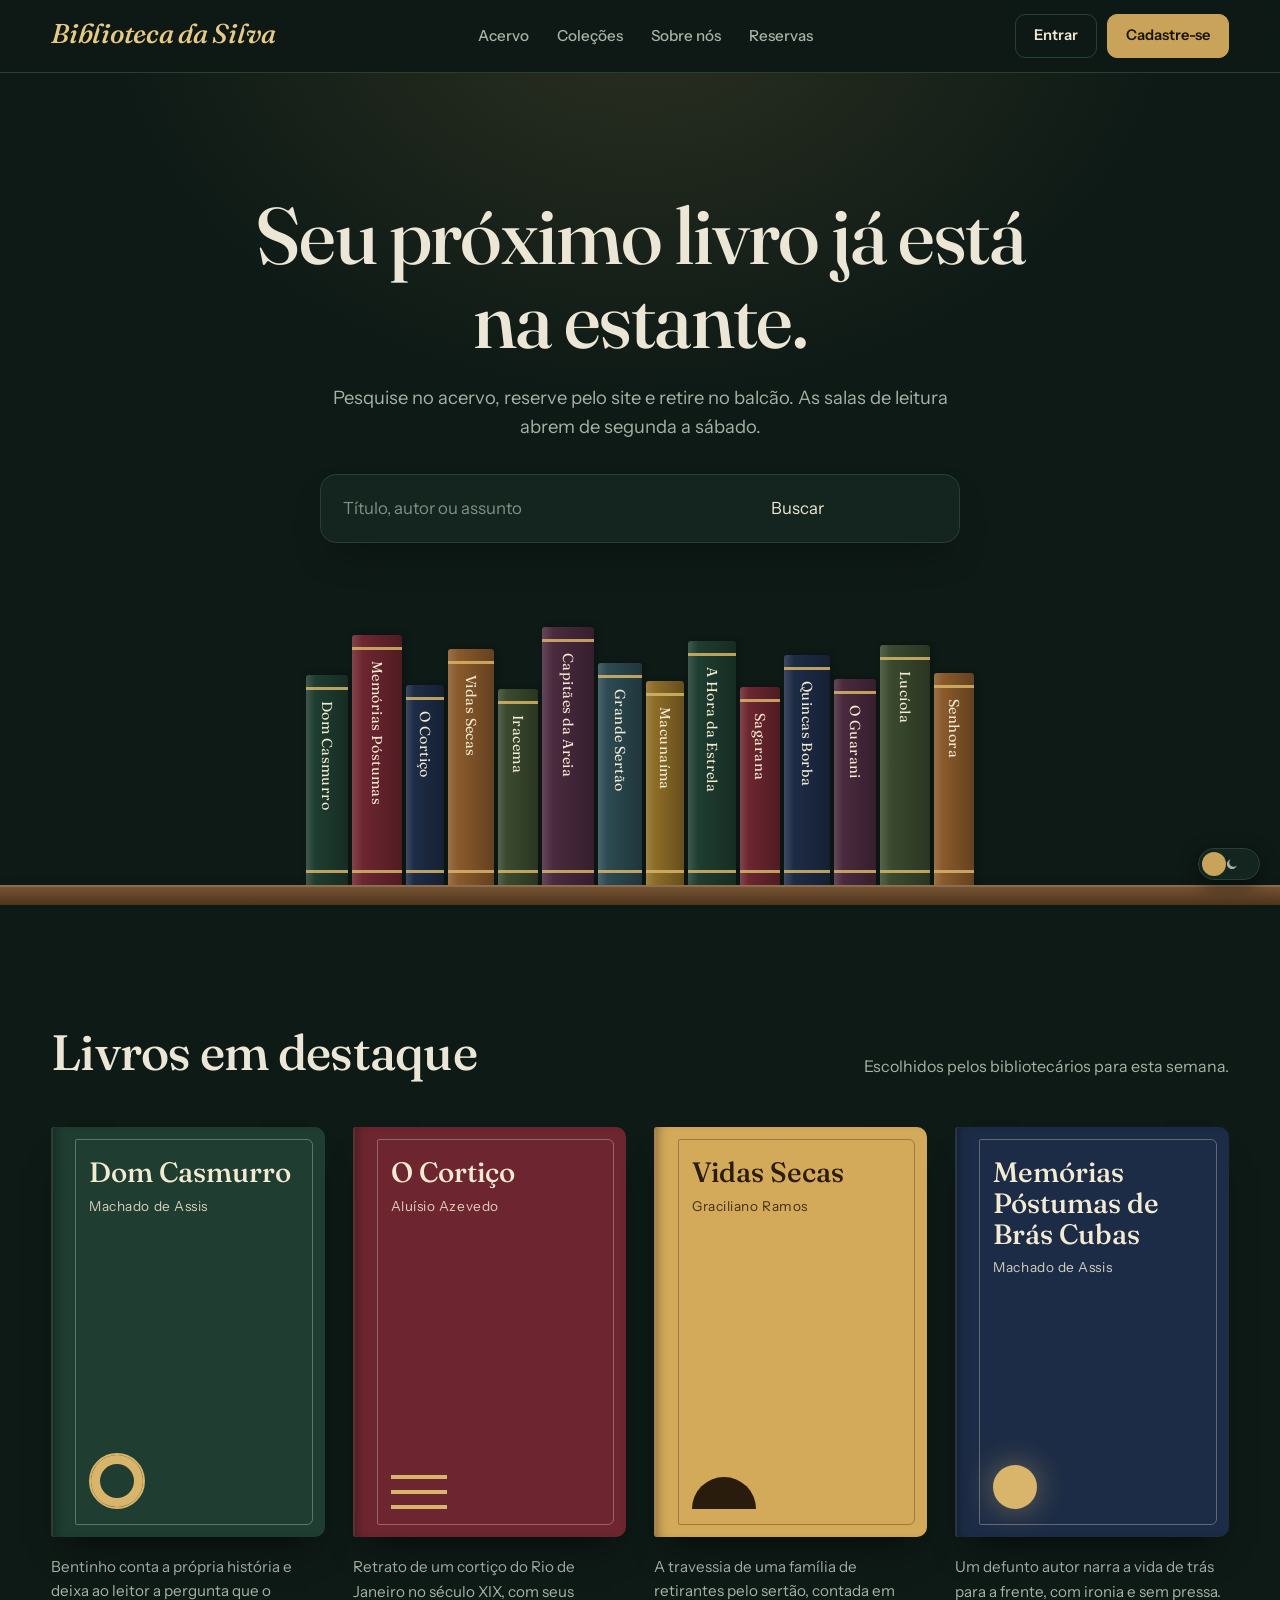
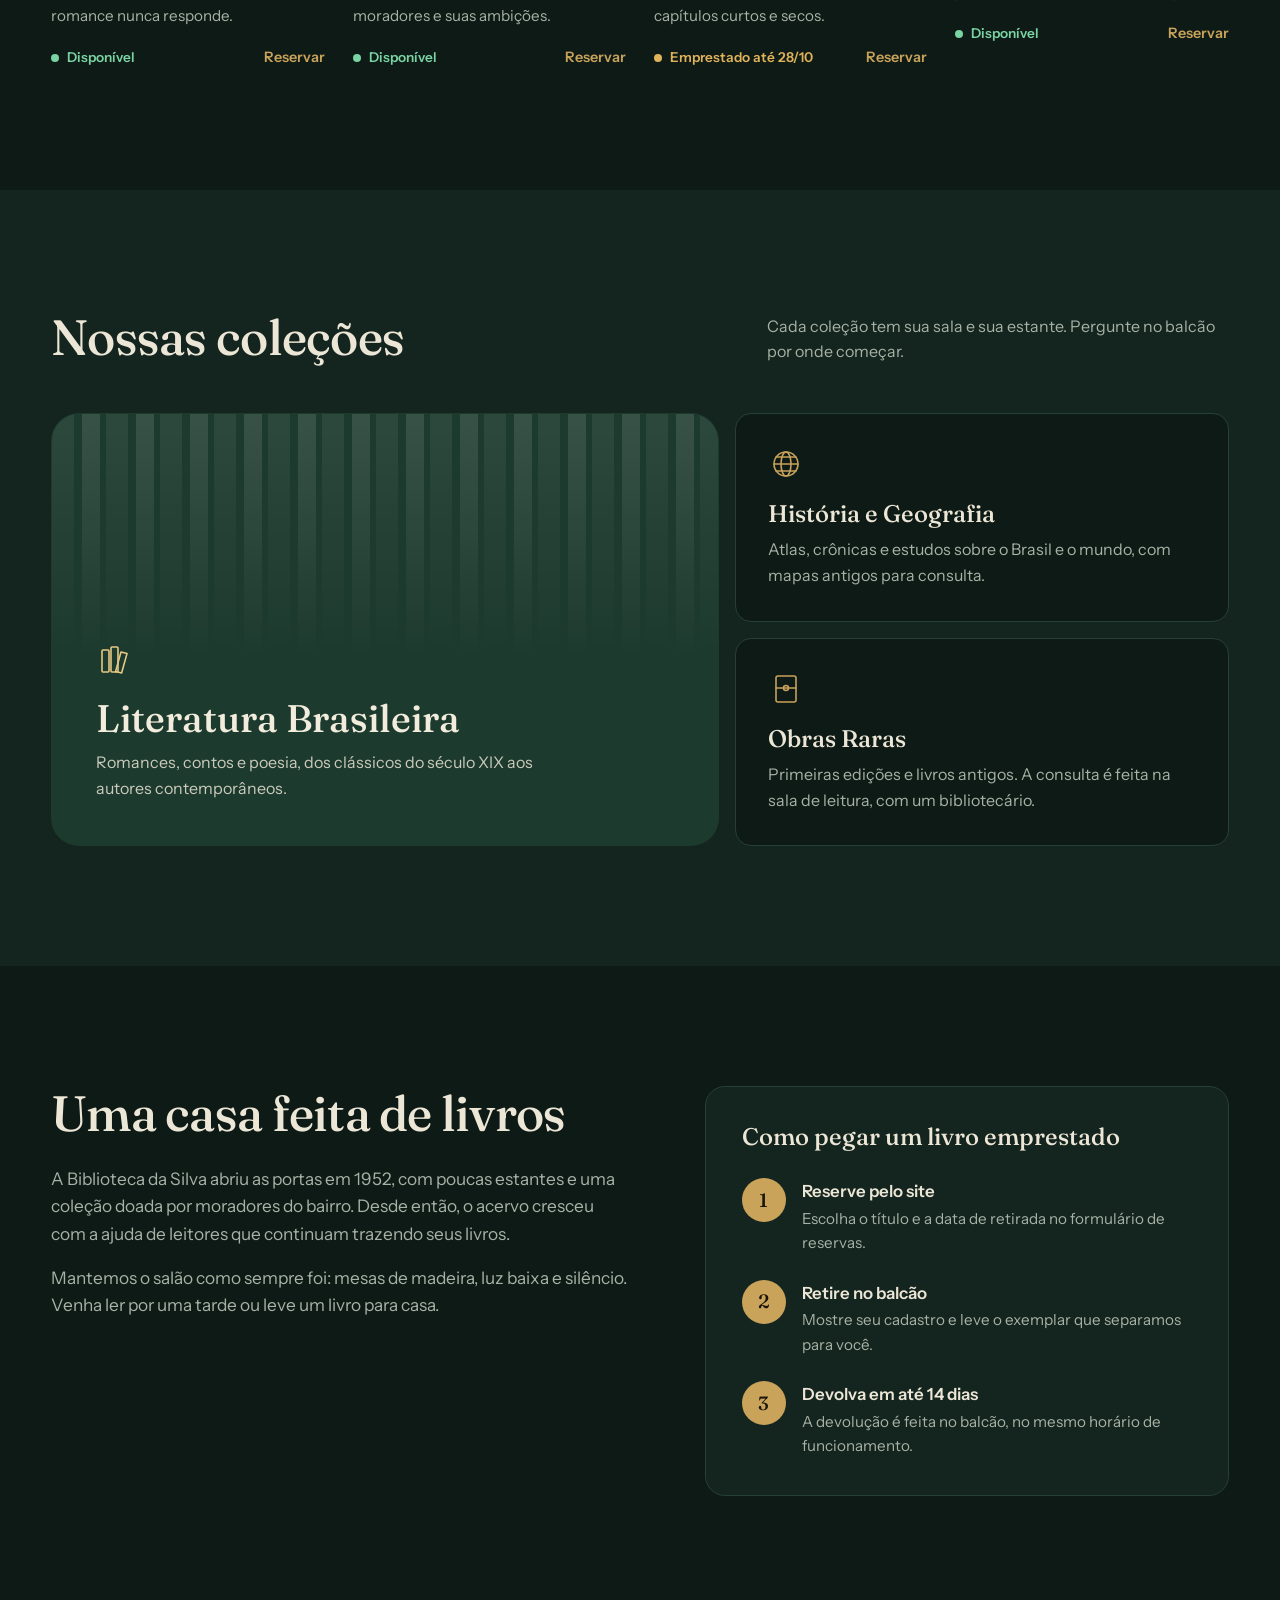
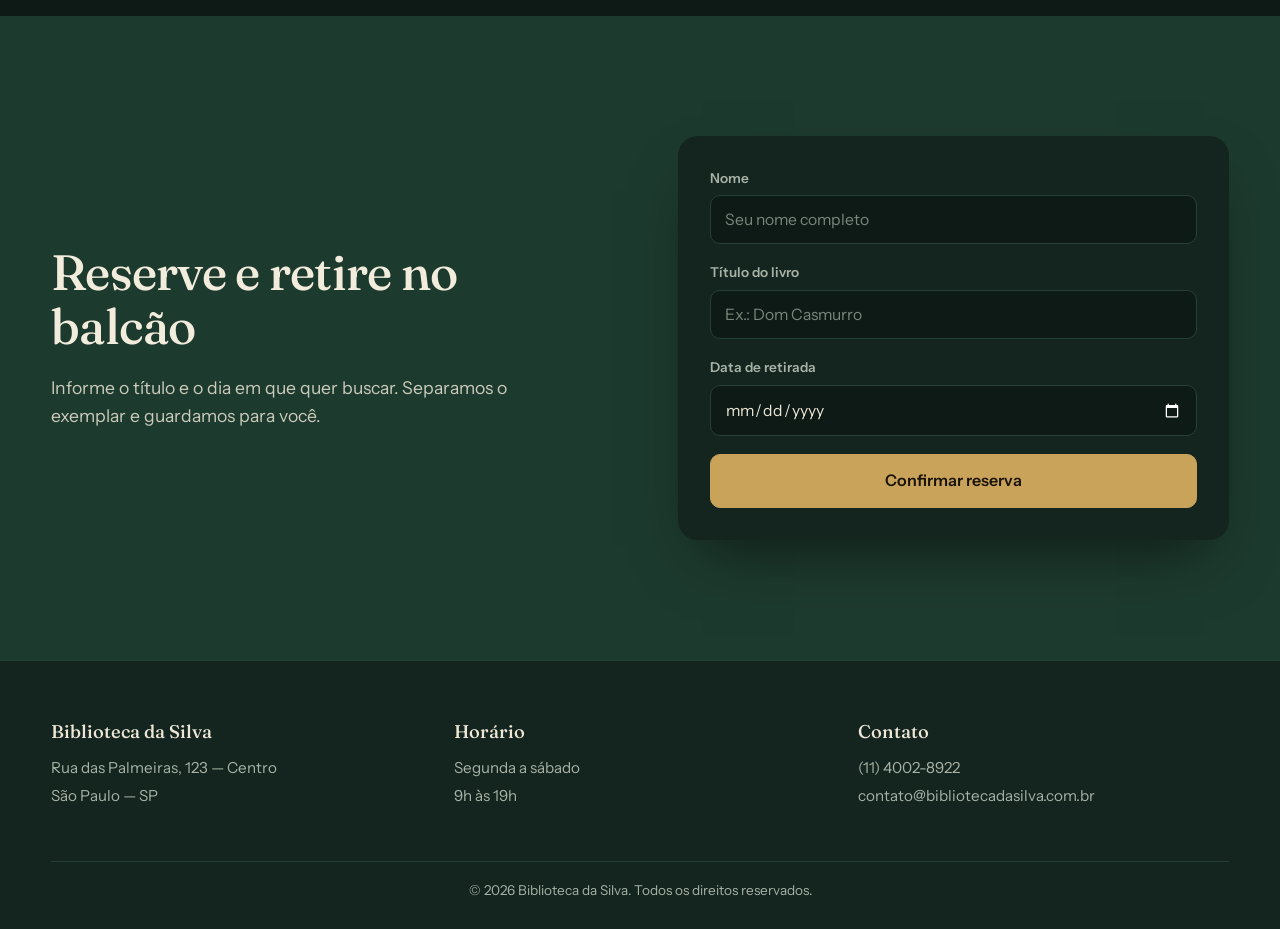
<file: aplicacaoWebTeste/src/main/webApp/index.html>
<!DOCTYPE html>
<html lang="pt-br">
<head>
    <meta charset="UTF-8">
    <meta name="viewport" content="width=device-width, initial-scale=1.0">
    <title>Biblioteca da Silva</title>
    <link rel="preconnect" href="https://fonts.googleapis.com">
    <link rel="preconnect" href="https://fonts.gstatic.com" crossorigin>
    <link href="https://fonts.googleapis.com/css2?family=Fraunces:ital,opsz,wght@0,9..144,400..700;1,9..144,400..700&family=Instrument+Sans:wght@400;500;600&display=swap" rel="stylesheet">
    <link rel="stylesheet" href="estilos.css">
</head>
<body>

<!-- Alternador de tema em CSS puro (sem JavaScript), usando :has() -->
<input type="checkbox" id="modo-claro" class="alternador-input">
<label for="modo-claro" class="alternador-tema" aria-label="Alternar entre tema claro e escuro">
        <span class="alternador-icone alternador-sol" aria-hidden="true">
            <svg viewBox="0 0 24 24"><circle cx="12" cy="12" r="4.2"/><g stroke="currentColor" stroke-width="1.6" stroke-linecap="round"><line x1="12" y1="1.5" x2="12" y2="4.5"/><line x1="12" y1="19.5" x2="12" y2="22.5"/><line x1="1.5" y1="12" x2="4.5" y2="12"/><line x1="19.5" y1="12" x2="22.5" y2="12"/><line x1="4.4" y1="4.4" x2="6.5" y2="6.5"/><line x1="17.5" y1="17.5" x2="19.6" y2="19.6"/><line x1="4.4" y1="19.6" x2="6.5" y2="17.5"/><line x1="17.5" y1="6.5" x2="19.6" y2="4.4"/></g></svg>
        </span>
    <span class="alternador-bolinha"></span>
    <span class="alternador-icone alternador-lua" aria-hidden="true">
            <svg viewBox="0 0 24 24"><path d="M20 14.5A8.5 8.5 0 1 1 9.5 4a6.8 6.8 0 0 0 10.5 10.5Z"/></svg>
        </span>
</label>

<header class="topo">
    <div class="logo">
        <a href="#inicio" class="logo-nome">Biblioteca da Silva</a>
    </div>

    <nav aria-label="Principal">
        <ul>
            <li><a href="#acervo">Acervo</a></li>
            <li><a href="#colecoes">Coleções</a></li>
            <li><a href="#sobre">Sobre nós</a></li>
            <li><a href="#reservas">Reservas</a></li>
        </ul>
    </nav>

    <div class="topo-acoes">
        <details class="entrar">
            <summary>Entrar</summary>
            <form class="entrar-form">
                <div class="campo">
                    <label for="usuario">Usuário</label>
                    <input id="usuario" name="usuario" type="text" autocomplete="username">
                </div>

                <div class="campo">
                    <label for="senha">Senha</label>
                    <input id="senha" name="senha" type="password" autocomplete="current-password">
                </div>

                <input class="botao-entrar" type="submit" value="Entrar">
            </form>
        </details>
        <a class="cta cta-pequeno" href="cadastro.html">Cadastre-se</a>
    </div>
</header>

<main>

    <!-- ---------- HERO ---------- -->
    <section class="hero" id="inicio">
        <div class="hero-topo miolo">
            <h1>Seu próximo livro já está na estante.</h1>
            <p class="hero-texto">
                Pesquise no acervo, reserve pelo site e retire no balcão.
                As salas de leitura abrem de segunda a sábado.
            </p>

            <form class="busca" role="search">
                <label class="so-leitor" for="busca">Buscar livros</label>
                <input id="busca" name="busca" type="search" placeholder="Título, autor ou assunto">
                <input class="cta" type="submit" value="Buscar">
            </form>
        </div>

        <div class="estante">
            <ul class="lombadas" aria-label="Alguns títulos do nosso acervo">
                <li><a class="lombada" href="#acervo" style="--w:42px;--h:210px;--cor:#1f3d31" aria-label="Dom Casmurro"><span>Dom Casmurro</span></a></li>
                <li><a class="lombada" href="#acervo" style="--w:50px;--h:250px;--cor:#6d2630" aria-label="Memórias Póstumas"><span>Memórias Póstumas</span></a></li>
                <li><a class="lombada" href="#acervo" style="--w:38px;--h:200px;--cor:#1d2c46" aria-label="O Cortiço"><span>O Cortiço</span></a></li>
                <li><a class="lombada" href="#acervo" style="--w:46px;--h:236px;--cor:#8a5a2b" aria-label="Vidas Secas"><span>Vidas Secas</span></a></li>
                <li><a class="lombada" href="#acervo" style="--w:40px;--h:196px;--cor:#3a4a2e" aria-label="Iracema"><span>Iracema</span></a></li>
                <li><a class="lombada" href="#acervo" style="--w:52px;--h:258px;--cor:#4a2a3e" aria-label="Capitães da Areia"><span>Capitães da Areia</span></a></li>
                <li><a class="lombada" href="#acervo" style="--w:44px;--h:222px;--cor:#2c4a52" aria-label="Grande Sertão"><span>Grande Sertão</span></a></li>
                <li><a class="lombada" href="#acervo" style="--w:38px;--h:204px;--cor:#8d6d27" aria-label="Macunaíma"><span>Macunaíma</span></a></li>
                <li><a class="lombada" href="#acervo" style="--w:48px;--h:244px;--cor:#1f3d31" aria-label="A Hora da Estrela"><span>A Hora da Estrela</span></a></li>
                <li><a class="lombada" href="#acervo" style="--w:40px;--h:198px;--cor:#6d2630" aria-label="Sagarana"><span>Sagarana</span></a></li>
                <li><a class="lombada" href="#acervo" style="--w:46px;--h:230px;--cor:#1d2c46" aria-label="Quincas Borba"><span>Quincas Borba</span></a></li>
                <li><a class="lombada" href="#acervo" style="--w:42px;--h:206px;--cor:#4a2a3e" aria-label="O Guarani"><span>O Guarani</span></a></li>
                <li><a class="lombada" href="#acervo" style="--w:50px;--h:240px;--cor:#3a4a2e" aria-label="Lucíola"><span>Lucíola</span></a></li>
                <li><a class="lombada" href="#acervo" style="--w:40px;--h:212px;--cor:#8a5a2b" aria-label="Senhora"><span>Senhora</span></a></li>
            </ul>
            <div class="tabua" aria-hidden="true"></div>
        </div>
    </section>

    <!-- ---------- ACERVO ---------- -->
    <section class="secao secao-acervo" id="acervo">
        <div class="miolo">
            <div class="cabecalho-secao">
                <h2 class="titulo-grande">Livros em destaque</h2>
                <p>Escolhidos pelos bibliotecários para esta semana.</p>
            </div>

            <div class="capas">

                <article class="livro">
                    <div class="capa capa-1">
                        <div>
                            <h3>Dom Casmurro</h3>
                            <p class="capa-autor">Machado de Assis</p>
                        </div>
                        <span class="capa-ornamento" aria-hidden="true"></span>
                    </div>
                    <p class="livro-resumo">Bentinho conta a própria história e deixa ao leitor a pergunta que o romance nunca responde.</p>
                    <div class="livro-rodape">
                        <span class="situacao situacao-livre">Disponível</span>
                        <a class="link-reservar" href="#reservas">Reservar</a>
                    </div>
                </article>

                <article class="livro">
                    <div class="capa capa-2">
                        <div>
                            <h3>O Cortiço</h3>
                            <p class="capa-autor">Aluísio Azevedo</p>
                        </div>
                        <span class="capa-ornamento" aria-hidden="true"></span>
                    </div>
                    <p class="livro-resumo">Retrato de um cortiço do Rio de Janeiro no século XIX, com seus moradores e suas ambições.</p>
                    <div class="livro-rodape">
                        <span class="situacao situacao-livre">Disponível</span>
                        <a class="link-reservar" href="#reservas">Reservar</a>
                    </div>
                </article>

                <article class="livro">
                    <div class="capa capa-3">
                        <div>
                            <h3>Vidas Secas</h3>
                            <p class="capa-autor">Graciliano Ramos</p>
                        </div>
                        <span class="capa-ornamento" aria-hidden="true"></span>
                    </div>
                    <p class="livro-resumo">A travessia de uma família de retirantes pelo sertão, contada em capítulos curtos e secos.</p>
                    <div class="livro-rodape">
                        <span class="situacao situacao-emprestado">Emprestado até 28/10</span>
                        <a class="link-reservar" href="#reservas">Reservar</a>
                    </div>
                </article>

                <article class="livro">
                    <div class="capa capa-4">
                        <div>
                            <h3>Memórias Póstumas de Brás Cubas</h3>
                            <p class="capa-autor">Machado de Assis</p>
                        </div>
                        <span class="capa-ornamento" aria-hidden="true"></span>
                    </div>
                    <p class="livro-resumo">Um defunto autor narra a vida de trás para a frente, com ironia e sem pressa.</p>
                    <div class="livro-rodape">
                        <span class="situacao situacao-livre">Disponível</span>
                        <a class="link-reservar" href="#reservas">Reservar</a>
                    </div>
                </article>

            </div>
        </div>
    </section>

    <!-- ---------- COLEÇÕES ---------- -->
    <section class="secao secao-colecoes" id="colecoes">
        <div class="miolo">
            <div class="cabecalho-secao">
                <h2 class="titulo-grande">Nossas coleções</h2>
                <p>Cada coleção tem sua sala e sua estante. Pergunte no balcão por onde começar.</p>
            </div>

            <div class="bento">

                <article class="bento-item bento-grande">
                    <svg class="icone" viewBox="0 0 36 36" aria-hidden="true"><rect x="6" y="8" width="7" height="22" rx="1"/><rect x="15" y="5" width="7" height="25" rx="1"/><path d="M25 10l6 1.6-5.4 19.4-6-1.6z"/></svg>
                    <h3>Literatura Brasileira</h3>
                    <p>Romances, contos e poesia, dos clássicos do século XIX aos autores contemporâneos.</p>
                </article>

                <article class="bento-item">
                    <svg class="icone" viewBox="0 0 36 36" aria-hidden="true"><circle cx="18" cy="18" r="12"/><ellipse cx="18" cy="18" rx="5" ry="12"/><path d="M6 18h24M8 11h20M8 25h20"/></svg>
                    <h3>História e Geografia</h3>
                    <p>Atlas, crônicas e estudos sobre o Brasil e o mundo, com mapas antigos para consulta.</p>
                </article>

                <article class="bento-item">
                    <svg class="icone" viewBox="0 0 36 36" aria-hidden="true"><rect x="8" y="5" width="20" height="26" rx="2"/><path d="M8 17h20"/><circle cx="18" cy="17" r="2.5"/></svg>
                    <h3>Obras Raras</h3>
                    <p>Primeiras edições e livros antigos. A consulta é feita na sala de leitura, com um bibliotecário.</p>
                </article>

            </div>
        </div>
    </section>

    <!-- ---------- SOBRE ---------- -->
    <section class="secao secao-sobre" id="sobre">
        <div class="sobre-grade miolo">
            <div class="sobre-texto">
                <h2 class="titulo-grande">Uma casa feita de livros</h2>
                <p>
                    A Biblioteca da Silva abriu as portas em 1952, com poucas estantes
                    e uma coleção doada por moradores do bairro. Desde então, o acervo
                    cresceu com a ajuda de leitores que continuam trazendo seus livros.
                </p>
                <p>
                    Mantemos o salão como sempre foi: mesas de madeira, luz baixa
                    e silêncio. Venha ler por uma tarde ou leve um livro para casa.
                </p>
            </div>

            <div class="passos-caixa">
                <h3>Como pegar um livro emprestado</h3>
                <ol class="passos">
                    <li>
                        <div>
                            <h4>Reserve pelo site</h4>
                            <p>Escolha o título e a data de retirada no formulário de reservas.</p>
                        </div>
                    </li>
                    <li>
                        <div>
                            <h4>Retire no balcão</h4>
                            <p>Mostre seu cadastro e leve o exemplar que separamos para você.</p>
                        </div>
                    </li>
                    <li>
                        <div>
                            <h4>Devolva em até 14 dias</h4>
                            <p>A devolução é feita no balcão, no mesmo horário de funcionamento.</p>
                        </div>
                    </li>
                </ol>
            </div>
        </div>
    </section>

    <!-- ---------- RESERVAS ---------- -->
    <section class="secao secao-reservas" id="reservas">
        <div class="reservas-grade miolo">
            <div class="reservas-texto">
                <h2 class="titulo-grande">Reserve e retire no balcão</h2>
                <p>Informe o título e o dia em que quer buscar. Separamos o exemplar e guardamos para você.</p>
            </div>

            <form class="form-reservas">
                <div class="campo">
                    <label for="nome">Nome</label>
                    <input id="nome" type="text" placeholder="Seu nome completo">
                </div>
                <div class="campo">
                    <label for="livro">Título do livro</label>
                    <input id="livro" type="text" placeholder="Ex.: Dom Casmurro">
                </div>
                <div class="campo">
                    <label for="data">Data de retirada</label>
                    <input id="data" type="date">
                </div>
                <input class="cta cta-form" type="submit" value="Confirmar reserva">
            </form>
        </div>
    </section>

</main>

<footer>
    <div class="rodape-coluna">
        <h2>Biblioteca da Silva</h2>
        <p>Rua das Palmeiras, 123 &mdash; Centro</p>
        <p>São Paulo &mdash; SP</p>
    </div>

    <div class="rodape-coluna">
        <h2>Horário</h2>
        <p>Segunda a sábado</p>
        <p>9h às 19h</p>
    </div>

    <div class="rodape-coluna">
        <h2>Contato</h2>
        <p>(11) 4002-8922</p>
        <p>contato@bibliotecadasilva.com.br</p>
    </div>

    <p class="copyright">&copy; 2026 Biblioteca da Silva. Todos os direitos reservados.</p>
</footer>

</body>
</html>
</file>
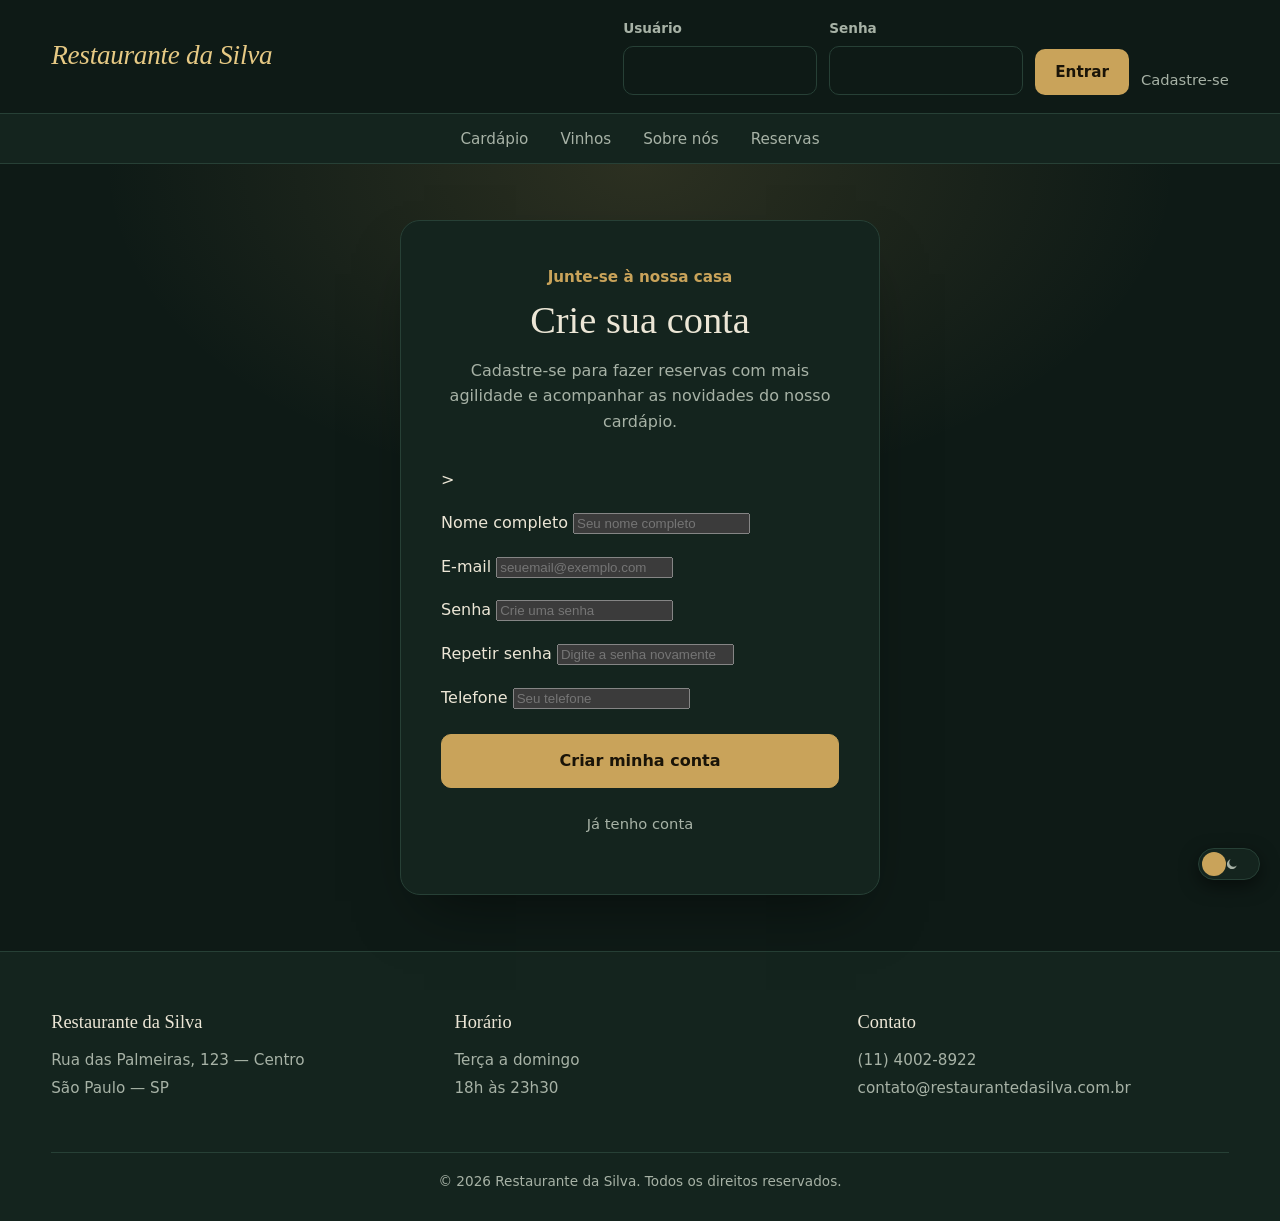
<file: aplicacaoWebTeste/src/main/webApp/cadastro.html>
<!DOCTYPE html>
<html lang="pt-br">
<head>
    <meta charset="UTF-8">
    <meta name="viewport" content="width=device-width, initial-scale=1.0">
    <title>Cadastre-se — Restaurante da Silva</title>
    <link rel="preconnect" href="https://fonts.googleapis.com">
    <link rel="preconnect" href="https://fonts.gstatic.com" crossorigin>
    <link href="https://fonts.googleapis.com/css2?family=Great+Vibes&family=Playfair+Display:ital,wght@0,500;0,600;1,500&family=Manrope:wght@400;500;600;700&display=swap" rel="stylesheet">
    <link rel="stylesheet" href="estilos.css">
</head>
<body>

<!-- Alternador de tema em CSS puro (sem JavaScript), usando :has() -->
<input type="checkbox" id="modo-claro" class="alternador-input">
<label for="modo-claro" class="alternador-tema" aria-label="Alternar entre tema claro e escuro">
        <span class="alternador-icone alternador-sol" aria-hidden="true">
            <svg viewBox="0 0 24 24"><circle cx="12" cy="12" r="4.2"/><g stroke="currentColor" stroke-width="1.6" stroke-linecap="round"><line x1="12" y1="1.5" x2="12" y2="4.5"/><line x1="12" y1="19.5" x2="12" y2="22.5"/><line x1="1.5" y1="12" x2="4.5" y2="12"/><line x1="19.5" y1="12" x2="22.5" y2="12"/><line x1="4.4" y1="4.4" x2="6.5" y2="6.5"/><line x1="17.5" y1="17.5" x2="19.6" y2="19.6"/><line x1="4.4" y1="19.6" x2="6.5" y2="17.5"/><line x1="17.5" y1="6.5" x2="19.6" y2="4.4"/></g></svg>
        </span>
    <span class="alternador-bolinha"></span>
    <span class="alternador-icone alternador-lua" aria-hidden="true">
            <svg viewBox="0 0 24 24"><path d="M20 14.5A8.5 8.5 0 1 1 9.5 4a6.8 6.8 0 0 0 10.5 10.5Z"/></svg>
        </span>
</label>

<header>
    <div class="logo">
        <a href="index.html" class="logo-nome">Restaurante da Silva</a>
    </div>

    <div class="formulario">
        <form>
            <div class="campo">
                <label for="usuario">Usuário</label>
                <input id="usuario" name="usuario" type="text" size="16" autocomplete="username">
            </div>

            <div class="campo">
                <label for="senha-login">Senha</label>
                <input id="senha-login" name="senha-login" type="password" size="16" autocomplete="current-password">
            </div>

            <input class="botao-entrar" type="submit" value="Entrar">
            <a class="link-cadastro" href="cadastro.html">Cadastre-se</a>
        </form>
    </div>
</header>

<nav>
    <ul>
        <li><a href="index.html#cardapio">Cardápio</a></li>
        <li><a href="index.html#vinhos">Vinhos</a></li>
        <li><a href="index.html#sobre">Sobre nós</a></li>
        <li><a href="index.html#reservas">Reservas</a></li>
    </ul>
</nav>

<main>
    <section class="secao secao-cadastro">
        <div class="cadastro-caixa">
            <p class="eyebrow eyebrow-centro">Junte-se à nossa casa</p>
            <h1 class="titulo-secao">Crie sua conta</h1>
            <p class="secao-texto-centro">
                Cadastre-se para fazer reservas com mais agilidade e
                acompanhar as novidades do nosso cardápio.
            </p>

<!-- Formulário de cadastro -->

            <form class="form-cadastro" action="cadastro.jsp" method="post">>
                <div class="campoNome">
                    <label for="nome">Nome completo</label>
                    <input id="nome" name="nome" type="text" placeholder="Seu nome completo" autocomplete="name" required>
                </div>

                <div class="cEmail">
                    <label for="email">E-mail</label>
                    <input id="email" name="email" type="email" placeholder="seuemail@exemplo.com" autocomplete="email" required>
                </div>

                <div class="cSenha">
                    <label for="senha">Senha</label>
                    <input id="senha" name="senha" type="password" placeholder="Crie uma senha" autocomplete="new-password" minlength="8" required>
                </div>

                <div class="cSenhaConf">
                    <label for="repetir-senha">Repetir senha</label>
                    <input id="repetir-senha" name="repetir-senha" type="password" placeholder="Digite a senha novamente" autocomplete="new-password" minlength="6" required>
                </div>

                <div class="cTelefone">
                    <label for="telefone">Telefone</label>
                    <input id="telefone" name="telefone" type="number" placeholder="Seu telefone" autocomplete="new-password" minlength="9" required>
                </div>

                <input class="cta cta-form cta-cadastro" type="submit" value="Criar minha conta">
            </form>

            <p class="cadastro-rodape">
                <a class="link-cadastro" href="index.html">Já tenho conta</a>
            </p>
        </div>
    </section>
</main>

<footer>
    <div class="rodape-coluna">
        <h2>Restaurante da Silva</h2>
        <p>Rua das Palmeiras, 123 &mdash; Centro</p>
        <p>São Paulo &mdash; SP</p>
    </div>

    <div class="rodape-coluna">
        <h2>Horário</h2>
        <p>Terça a domingo</p>
        <p>18h às 23h30</p>
    </div>

    <div class="rodape-coluna">
        <h2>Contato</h2>
        <p>(11) 4002-8922</p>
        <p>contato@restaurantedasilva.com.br</p>
    </div>

    <p class="copyright">&copy; 2026 Restaurante da Silva. Todos os direitos reservados.</p>
</footer>

</body>
</html>
</file>
<file: aplicacaoWebTeste/src/main/webApp/estilos.css>
/* ==========================================================
   Biblioteca da Silva — verde-garrafa e latão (escuro) / marfim (claro)
   ========================================================== */

:root {
    /* ---- tema escuro (padrão): verde de abajur de biblioteca ---- */
    color-scheme: dark;

    --bg: #0e1a16;
    --bg-elevado: #14241e;
    --bg-elevado-2: #1b3128;
    --dourado: #c9a35a;          /* latão */
    --dourado-claro: #e6c984;
    --vinho: #7d2a33;
    --texto: #ece6d6;
    --texto-suave: #a7b2a6;
    --borda: #274036;
    --sombra: rgba(0, 0, 0, 0.5);
    --sobre-dourado: #1a1408;    /* texto sobre fundo dourado */
    --brilho: rgba(201, 163, 90, 0.16);
    --ok: #7ad3a2;
    --atencao: #e0b25a;

    /* superfícies de destaque (iguais nos dois temas) */
    --verde-destaque: #1d3a2e;
    --sobre-destaque: #f1ecdc;

    --fonte-titulo: 'Fraunces', 'Times New Roman', Times, serif;
    --fonte-texto: 'Instrument Sans', 'Segoe UI', system-ui, sans-serif;
    --fonte-logo: var(--fonte-titulo);

    --margem-x: max(4vw, calc((100% - 1200px) / 2));
}

/* ---- tema claro: marfim. Ativado via checkbox + :has() (sem JS) ---- */
:root:has(#modo-claro:checked) {
    color-scheme: light;

    --bg: #f2efe4;
    --bg-elevado: #fffdf6;
    --bg-elevado-2: #e5e7d3;
    --dourado: #8a6413;
    --dourado-claro: #6b4c0e;
    --vinho: #7d2a33;
    --texto: #14231c;
    --texto-suave: #4d5c53;
    --borda: #d3d5bd;
    --sombra: rgba(20, 35, 28, 0.16);
    --sobre-dourado: #fffaf0;
    --brilho: rgba(201, 163, 90, 0.24);
    --ok: #1d6d44;
    --atencao: #8a5a0d;
}

* {
    box-sizing: border-box;
}

html {
    scroll-behavior: smooth;
    scroll-padding-top: 84px;
}

body {
    margin: 0;
    background-color: var(--bg);
    color: var(--texto);
    font-family: var(--fonte-texto);
    font-size: 1rem;
    line-height: 1.6;
    transition: background-color 0.3s ease, color 0.3s ease;
}

a {
    color: inherit;
    text-decoration: none;
}

a:focus-visible,
button:focus-visible,
summary:focus-visible {
    outline: 2px solid var(--dourado);
    outline-offset: 3px;
}

img, svg {
    display: block;
    max-width: 100%;
}

.miolo {
    width: min(1200px, 92%);
    margin-inline: auto;
}

.so-leitor {
    position: absolute;
    width: 1px;
    height: 1px;
    overflow: hidden;
    clip: rect(0 0 0 0);
    white-space: nowrap;
}

/* ---------- alternador de tema (flutuante, canto inferior) ---------- */

.alternador-input {
    position: absolute;
    width: 1px;
    height: 1px;
    overflow: hidden;
    clip: rect(0 0 0 0);
    white-space: nowrap;
}

.alternador-tema {
    position: fixed;
    bottom: 20px;
    right: 20px;
    z-index: 1000;
    display: flex;
    align-items: center;
    gap: 6px;
    width: 62px;
    height: 32px;
    padding: 0 6px;
    border-radius: 999px;
    background-color: var(--bg-elevado);
    border: 1px solid var(--borda);
    box-shadow: 0 6px 18px var(--sombra);
    cursor: pointer;
}

.alternador-icone {
    display: flex;
    width: 14px;
    height: 14px;
    color: var(--texto-suave);
}

.alternador-icone svg {
    width: 100%;
    height: 100%;
    fill: currentColor;
}

.alternador-bolinha {
    position: absolute;
    top: 3px;
    left: 3px;
    width: 24px;
    height: 24px;
    border-radius: 50%;
    background-color: var(--dourado);
    transition: transform 0.25s ease;
}

.alternador-input:checked ~ .alternador-tema .alternador-bolinha {
    transform: translateX(30px);
}

.alternador-input:focus-visible ~ .alternador-tema {
    outline: 2px solid var(--dourado);
    outline-offset: 2px;
}

/* ---------- cabeçalho ---------- */

header {
    display: flex;
    flex-wrap: wrap;
    align-items: center;
    justify-content: space-between;
    gap: 14px 24px;
    padding: 18px var(--margem-x);
    background-color: var(--bg);
    border-bottom: 1px solid var(--borda);
}

.logo-nome {
    font-family: var(--fonte-logo);
    font-style: italic;
    font-weight: 500;
    font-size: 1.7rem;
    line-height: 1;
    letter-spacing: -0.01em;
    color: var(--dourado-claro);
    white-space: nowrap;
}

/* cabeçalho fixo da página inicial */
header.topo {
    position: sticky;
    top: 0;
    z-index: 600;
    padding-block: 14px;
    background-color: color-mix(in srgb, var(--bg) 86%, transparent);
    -webkit-backdrop-filter: blur(12px);
    backdrop-filter: blur(12px);
}

.topo-acoes {
    display: flex;
    align-items: center;
    gap: 10px;
}

/* login recolhido: abre ao clicar em "Entrar" */
.entrar {
    position: relative;
}

.entrar summary {
    list-style: none;
    cursor: pointer;
    padding: 9px 18px;
    border: 1px solid var(--borda);
    border-radius: 10px;
    font-size: 0.92rem;
    font-weight: 600;
    transition: border-color 0.2s ease;
}

.entrar summary::-webkit-details-marker {
    display: none;
}

.entrar summary:hover,
.entrar[open] summary {
    border-color: var(--dourado);
}

.entrar-form {
    position: absolute;
    right: 0;
    top: calc(100% + 10px);
    z-index: 700;
    display: flex;
    flex-direction: column;
    align-items: stretch;
    gap: 14px;
    width: 280px;
    padding: 22px;
    background-color: var(--bg-elevado);
    border: 1px solid var(--borda);
    border-radius: 16px;
    box-shadow: 0 24px 48px -12px var(--sombra);
}

/* formulário de login do cabeçalho (páginas internas) */
header .formulario {
    flex: 0 1 auto;
}

header form {
    display: flex;
    flex-wrap: wrap;
    align-items: flex-end;
    gap: 12px;
}

.campo {
    display: flex;
    flex-direction: column;
    gap: 6px;
}

.campo label {
    font-size: 0.85rem;
    font-weight: 600;
    color: var(--texto-suave);
}

.campo input {
    width: 100%;
    background-color: var(--bg);
    border: 1px solid var(--borda);
    border-radius: 10px;
    padding: 11px 14px;
    color: var(--texto);
    font: inherit;
    font-size: 0.98rem;
}

.campo input::placeholder {
    color: var(--texto-suave);
    opacity: 0.7;
}

.campo input:focus {
    outline: 2px solid var(--dourado);
    outline-offset: 1px;
    border-color: var(--dourado);
}

.botao-entrar {
    background-color: var(--dourado);
    color: var(--sobre-dourado);
    border: none;
    border-radius: 10px;
    padding: 11px 20px;
    font: inherit;
    font-weight: 600;
    font-size: 0.95rem;
    cursor: pointer;
    transition: background-color 0.2s ease;
}

.botao-entrar:hover,
.botao-entrar:focus-visible {
    background-color: var(--dourado-claro);
}

.link-cadastro {
    font-size: 0.92rem;
    color: var(--texto-suave);
    border-bottom: 1px solid transparent;
    padding-bottom: 2px;
}

.link-cadastro:hover,
.link-cadastro:focus-visible {
    color: var(--dourado);
    border-bottom-color: var(--dourado);
}

/* ---------- navegação ---------- */

nav ul {
    list-style: none;
    display: flex;
    flex-wrap: wrap;
    gap: 28px;
    margin: 0;
    padding: 0;
}

nav a {
    font-size: 0.95rem;
    font-weight: 500;
    color: var(--texto-suave);
    padding-bottom: 4px;
    border-bottom: 1px solid transparent;
    transition: color 0.2s ease, border-color 0.2s ease;
}

nav a:hover,
nav a:focus-visible {
    color: var(--texto);
    border-bottom-color: var(--dourado);
}

/* navegação separada (páginas internas) */
body > nav {
    position: sticky;
    top: 0;
    z-index: 500;
    padding: 0 var(--margem-x);
    background-color: var(--bg-elevado);
    border-bottom: 1px solid var(--borda);
}

body > nav ul {
    justify-content: center;
    gap: 32px;
    padding: 12px 0;
}

/* ---------- botões ---------- */

.cta {
    display: inline-block;
    background-color: var(--dourado);
    color: var(--sobre-dourado);
    border: 1px solid var(--dourado);
    border-radius: 10px;
    padding: 13px 28px;
    font: inherit;
    font-weight: 600;
    font-size: 1rem;
    cursor: pointer;
    transition: background-color 0.2s ease, border-color 0.2s ease, color 0.2s ease;
}

.cta:hover,
.cta:focus-visible {
    background-color: var(--dourado-claro);
    border-color: var(--dourado-claro);
}

.cta-pequeno {
    padding: 9px 18px;
    font-size: 0.92rem;
}

.cta-secundario {
    background-color: transparent;
    color: var(--texto);
    border-color: var(--borda);
}

.cta-secundario:hover,
.cta-secundario:focus-visible {
    background-color: transparent;
    border-color: var(--dourado);
}

.cta-form {
    cursor: pointer;
}

/* ---------- hero ---------- */

.hero {
    min-height: calc(100svh - 68px);
    display: flex;
    flex-direction: column;
    justify-content: flex-end;
    overflow: hidden;
    background:
            radial-gradient(60% 70% at 50% -10%, var(--brilho), transparent 70%),
            var(--bg);
}

.hero-topo {
    padding: clamp(56px, 10vh, 110px) 0 clamp(36px, 6vh, 60px);
    text-align: center;
}

.hero h1 {
    max-width: 16ch;
    margin: 0 auto 22px;
    font-family: var(--fonte-titulo);
    font-weight: 500;
    font-size: clamp(2.6rem, 6.4vw, 5rem);
    line-height: 1.05;
    letter-spacing: -0.02em;
    color: var(--texto);
}

.hero-texto {
    max-width: 52ch;
    margin: 0 auto 32px;
    font-size: 1.15rem;
    color: var(--texto-suave);
}

.busca {
    display: flex;
    gap: 8px;
    width: min(640px, 100%);
    margin: 0 auto;
    padding: 8px;
    background-color: var(--bg-elevado);
    border: 1px solid var(--borda);
    border-radius: 16px;
    box-shadow: 0 18px 40px -20px var(--sombra);
    transition: border-color 0.2s ease;
}

.busca:focus-within {
    border-color: var(--dourado);
}

.busca input {
    flex: 1;
    min-width: 0;
    padding: 12px 14px;
    background: transparent;
    border: 0;
    color: var(--texto);
    font: inherit;
    font-size: 1.05rem;
}

.busca input:focus {
    outline: none;
}

.busca input::placeholder {
    color: var(--texto-suave);
    opacity: 0.75;
}

/* ---------- estante de lombadas (destaque da página) ---------- */

.estante {
    width: 100%;
}

.lombadas {
    display: flex;
    align-items: flex-end;
    gap: 4px;
    margin: 0;
    padding: 30px 4vw 0;
    list-style: none;
    overflow-x: auto;
    scrollbar-width: none;
}

.lombadas::-webkit-scrollbar {
    display: none;
}

/* margens automáticas: centraliza quando cabe, rola quando não cabe */
.lombadas > li:first-child { margin-left: auto; }
.lombadas > li:last-child { margin-right: auto; }

.lombada {
    position: relative;
    display: flex;
    justify-content: center;
    width: var(--w);
    height: var(--h);
    padding: 26px 0;
    color: #f3ead2;
    background:
            linear-gradient(90deg, rgba(255, 255, 255, 0.14), rgba(255, 255, 255, 0) 22%, rgba(0, 0, 0, 0.28)),
            var(--cor);
    border-radius: 3px 3px 0 0;
    box-shadow: 2px 0 6px rgba(0, 0, 0, 0.25);
    transition: transform 0.25s ease;
}

.lombada span {
    writing-mode: vertical-rl;
    font-family: var(--fonte-titulo);
    font-size: 0.9rem;
    line-height: 1;
    letter-spacing: 0.03em;
    white-space: nowrap;
}

.lombada::before,
.lombada::after {
    content: "";
    position: absolute;
    left: 0;
    right: 0;
    height: 3px;
    background-color: #d8b56a;
    opacity: 0.85;
}

.lombada::before { top: 12px; }
.lombada::after { bottom: 12px; }

.lombada:hover,
.lombada:focus-visible {
    transform: translateY(-18px);
}

.tabua {
    height: 20px;
    background: linear-gradient(#7a5733, #4d341d);
    box-shadow:
            inset 0 2px 0 rgba(255, 255, 255, 0.14),
            0 14px 24px -6px rgba(0, 0, 0, 0.5);
}

/* ---------- seções gerais ---------- */

.secao {
    padding: clamp(72px, 10vw, 120px) 0;
}

.secao-acervo { background-color: var(--bg); }
.secao-colecoes { background-color: var(--bg-elevado); }
.secao-sobre { background-color: var(--bg); }

.cabecalho-secao {
    display: flex;
    flex-wrap: wrap;
    align-items: flex-end;
    justify-content: space-between;
    gap: 12px 40px;
    margin-bottom: 48px;
}

.cabecalho-secao p {
    max-width: 42ch;
    margin: 0;
    color: var(--texto-suave);
}

.titulo-grande {
    margin: 0;
    font-family: var(--fonte-titulo);
    font-weight: 500;
    font-size: clamp(2rem, 4vw, 3.1rem);
    line-height: 1.1;
    letter-spacing: -0.015em;
    color: var(--texto);
}

/* títulos centralizados (páginas de cadastro) */
.eyebrow {
    margin: 0 0 8px;
    font-size: 0.95rem;
    font-weight: 600;
    color: var(--dourado);
}

.eyebrow-centro {
    text-align: center;
}

.titulo-secao {
    margin: 0 0 16px;
    font-family: var(--fonte-titulo);
    font-weight: 500;
    font-size: clamp(1.8rem, 3vw, 2.4rem);
    line-height: 1.15;
    text-align: center;
    color: var(--texto);
}

.secao-texto-centro {
    max-width: 52ch;
    margin: 0 auto 32px;
    text-align: center;
    color: var(--texto-suave);
}

/* ---------- acervo: capas de livros ---------- */

.capas {
    display: grid;
    grid-template-columns: repeat(auto-fit, minmax(220px, 1fr));
    gap: 44px 28px;
}

.livro {
    display: flex;
    flex-direction: column;
    gap: 18px;
}

.capa {
    --c-fundo: #1f3d31;
    --c-texto: #f3ead2;
    --ouro-capa: #d8b56a;

    position: relative;
    display: flex;
    flex-direction: column;
    justify-content: space-between;
    aspect-ratio: 2 / 3;
    padding: 30px 26px 28px 38px;
    color: var(--c-texto);
    background-color: var(--c-fundo);
    border-radius: 3px 10px 10px 3px;
    box-shadow:
            inset 10px 0 12px -8px rgba(0, 0, 0, 0.45),
            inset 2px 0 0 rgba(255, 255, 255, 0.12),
            0 24px 32px -16px var(--sombra);
    transform-origin: left center;
    transition: transform 0.35s ease;
}

/* moldura interna da capa */
.capa::before {
    content: "";
    position: absolute;
    inset: 12px 12px 12px 24px;
    border: 1px solid currentColor;
    border-radius: 2px 6px 6px 2px;
    opacity: 0.32;
    pointer-events: none;
}

.capa h3 {
    margin: 0 0 8px;
    font-family: var(--fonte-titulo);
    font-weight: 500;
    font-size: 1.75rem;
    line-height: 1.1;
}

.capa-autor {
    margin: 0;
    font-size: 0.85rem;
    letter-spacing: 0.04em;
    opacity: 0.85;
}

.capa-ornamento {
    display: block;
    width: 56px;
    height: 56px;
}

.capa-1 .capa-ornamento {
    border: 2px solid var(--ouro-capa);
    border-radius: 50%;
    box-shadow: inset 0 0 0 7px transparent, inset 0 0 0 9px var(--ouro-capa);
}

.capa-2 { --c-fundo: #6d2630; }
.capa-2 .capa-ornamento {
    height: 34px;
    background: linear-gradient(
            var(--ouro-capa) 0 4px, transparent 4px 15px,
            var(--ouro-capa) 15px 19px, transparent 19px 30px,
            var(--ouro-capa) 30px 34px);
}

.capa-3 { --c-fundo: #d3a95a; --c-texto: #2a1c0c; --ouro-capa: #2a1c0c; }
.capa-3 .capa-ornamento {
    width: 64px;
    height: 32px;
    border-radius: 64px 64px 0 0;
    background-color: var(--ouro-capa);
}

.capa-4 { --c-fundo: #1d2c46; }
.capa-4 .capa-ornamento {
    width: 44px;
    height: 44px;
    border-radius: 50%;
    background-color: var(--ouro-capa);
    box-shadow: 0 0 30px rgba(216, 181, 106, 0.45);
}

.livro:hover .capa,
.livro:focus-within .capa {
    transform: perspective(900px) rotateY(-9deg) translateY(-4px);
}

.livro-resumo {
    margin: 0;
    font-size: 0.95rem;
    color: var(--texto-suave);
}

.livro-rodape {
    display: flex;
    align-items: center;
    justify-content: space-between;
    gap: 12px;
}

.situacao {
    display: inline-flex;
    align-items: center;
    gap: 8px;
    font-size: 0.85rem;
    font-weight: 600;
}

.situacao::before {
    content: "";
    width: 8px;
    height: 8px;
    border-radius: 50%;
    background-color: currentColor;
}

.situacao-livre { color: var(--ok); }
.situacao-emprestado { color: var(--atencao); }

.link-reservar {
    font-size: 0.9rem;
    font-weight: 600;
    color: var(--dourado);
    border-bottom: 1px solid transparent;
}

.link-reservar:hover,
.link-reservar:focus-visible {
    border-bottom-color: var(--dourado);
}

/* ---------- coleções: grade assimétrica ---------- */

.bento {
    display: grid;
    grid-template-columns: 1.35fr 1fr;
    gap: 16px;
}

.bento-item {
    display: flex;
    flex-direction: column;
    gap: 10px;
    padding: 32px;
    background-color: var(--bg);
    border: 1px solid var(--borda);
    border-radius: 16px;
}

.bento-item h3 {
    margin: 8px 0 0;
    font-family: var(--fonte-titulo);
    font-weight: 500;
    font-size: 1.5rem;
    line-height: 1.15;
}

.bento-item p {
    margin: 0;
    max-width: 44ch;
    color: var(--texto-suave);
}

.icone {
    width: 36px;
    height: 36px;
    fill: none;
    stroke: var(--dourado);
    stroke-width: 1.6;
    stroke-linecap: round;
    stroke-linejoin: round;
}

.bento-grande {
    position: relative;
    grid-row: span 2;
    justify-content: flex-end;
    min-height: 380px;
    padding: 44px;
    overflow: hidden;
    color: var(--sobre-destaque);
    background-color: var(--verde-destaque);
    border-color: transparent;
    border-radius: 28px;
}

/* faixas abstratas lembrando lombadas */
.bento-grande::before {
    content: "";
    position: absolute;
    inset: 0 0 auto 0;
    height: 58%;
    background: repeating-linear-gradient(
            90deg,
            rgba(255, 255, 255, 0.07) 0 22px,
            transparent 22px 30px,
            rgba(255, 255, 255, 0.12) 30px 48px,
            transparent 48px 54px);
    -webkit-mask-image: linear-gradient(#000, transparent);
    mask-image: linear-gradient(#000, transparent);
}

.bento-grande > * {
    position: relative;
}

.bento-grande .icone {
    stroke: #e6c984;
}

.bento-grande h3 {
    font-size: clamp(1.9rem, 3vw, 2.5rem);
}

.bento-grande p {
    color: rgba(241, 236, 220, 0.82);
}

/* ---------- sobre ---------- */

.sobre-grade {
    display: grid;
    grid-template-columns: 1.1fr 1fr;
    gap: clamp(32px, 6vw, 88px);
    align-items: start;
}

.sobre-texto .titulo-grande {
    margin-bottom: 24px;
}

.sobre-texto p {
    max-width: 58ch;
    margin: 0 0 16px;
    font-size: 1.08rem;
    color: var(--texto-suave);
}

.passos-caixa {
    padding: 36px;
    background-color: var(--bg-elevado);
    border: 1px solid var(--borda);
    border-radius: 20px;
}

.passos-caixa h3 {
    margin: 0 0 26px;
    font-family: var(--fonte-titulo);
    font-weight: 500;
    font-size: 1.5rem;
    line-height: 1.2;
}

.passos {
    display: grid;
    gap: 24px;
    margin: 0;
    padding: 0;
    list-style: none;
    counter-reset: passo;
}

.passos li {
    display: grid;
    grid-template-columns: 44px 1fr;
    gap: 16px;
    counter-increment: passo;
}

.passos li::before {
    content: counter(passo);
    display: grid;
    place-items: center;
    width: 44px;
    height: 44px;
    border-radius: 50%;
    background-color: var(--dourado);
    color: var(--sobre-dourado);
    font-family: var(--fonte-titulo);
    font-size: 1.2rem;
    font-weight: 500;
}

.passos h4 {
    margin: 0 0 2px;
    font-size: 1.05rem;
    font-weight: 600;
}

.passos p {
    margin: 0;
    font-size: 0.95rem;
    color: var(--texto-suave);
}

/* ---------- reservas ---------- */

.secao-reservas {
    color: var(--sobre-destaque);
    background-color: var(--verde-destaque);
}

.reservas-grade {
    display: grid;
    grid-template-columns: 1fr 1fr;
    gap: clamp(32px, 6vw, 80px);
    align-items: center;
}

.secao-reservas .titulo-grande {
    margin-bottom: 20px;
    color: var(--sobre-destaque);
}

.reservas-texto p {
    max-width: 44ch;
    margin: 0;
    font-size: 1.1rem;
    color: rgba(241, 236, 220, 0.82);
}

.form-reservas {
    display: flex;
    flex-direction: column;
    gap: 18px;
    padding: 32px;
    color: var(--texto);
    background-color: var(--bg-elevado);
    border-radius: 20px;
    box-shadow: 0 30px 60px -24px rgba(0, 0, 0, 0.55);
}

.form-reservas .cta {
    width: 100%;
    text-align: center;
}

/* ---------- cadastro ---------- */

.secao-cadastro {
    display: flex;
    justify-content: center;
    align-items: center;
    min-height: calc(100vh - 120px);
    padding: 56px 0;
    background:
            radial-gradient(60% 60% at 50% 0%, var(--brilho), transparent 70%),
            var(--bg);
}

.cadastro-caixa {
    width: min(480px, 92%);
    padding: 44px 40px;
    text-align: center;
    background-color: var(--bg-elevado);
    border: 1px solid var(--borda);
    border-radius: 20px;
    box-shadow: 0 30px 60px -24px var(--sombra);
}

.form-cadastro {
    display: flex;
    flex-direction: column;
    gap: 18px;
    margin-top: 24px;
    text-align: left;
}

.form-cadastro .campo input {
    width: 100%;
}

.cta-cadastro {
    width: 100%;
    margin-top: 6px;
    text-align: center;
}

.cadastro-rodape {
    margin-top: 24px;
    font-size: 0.92rem;
    color: var(--texto-suave);
}

/* ---------- rodapé ---------- */

footer {
    display: flex;
    flex-wrap: wrap;
    gap: 32px;
    padding: 56px var(--margem-x) 28px;
    background-color: var(--bg-elevado);
    border-top: 1px solid var(--borda);
    color: var(--texto-suave);
}

.rodape-coluna {
    flex: 1 1 200px;
}

.rodape-coluna h2 {
    margin: 0 0 10px;
    font-family: var(--fonte-titulo);
    font-size: 1.15rem;
    font-weight: 500;
    color: var(--texto);
}

.rodape-coluna p {
    margin: 0 0 4px;
    font-size: 0.95rem;
}

.copyright {
    flex-basis: 100%;
    margin: 16px 0 0;
    padding-top: 18px;
    border-top: 1px solid var(--borda);
    font-size: 0.85rem;
    text-align: center;
}

/* ---------- responsivo ---------- */

@media (max-width: 860px) {
    .bento,
    .sobre-grade,
    .reservas-grade {
        grid-template-columns: 1fr;
    }

    .bento-grande {
        grid-row: auto;
        min-height: 300px;
    }
}

@media (max-width: 640px) {
    header {
        flex-direction: column;
        align-items: flex-start;
    }

    header form {
        width: 100%;
    }

    header.topo {
        flex-direction: row;
        align-items: center;
    }

    header.topo nav {
        order: 3;
        width: 100%;
        overflow-x: auto;
    }

    header.topo nav ul {
        flex-wrap: nowrap;
        gap: 22px;
    }

    .entrar-form {
        right: auto;
        left: 0;
        width: min(280px, 86vw);
    }

    body > nav ul {
        gap: 18px;
    }

    .cadastro-caixa {
        padding: 36px 24px;
    }

    .form-reservas,
    .passos-caixa {
        padding: 24px;
    }

    .alternador-tema {
        bottom: 14px;
        right: 14px;
    }
}

@media (prefers-reduced-motion: reduce) {
    html {
        scroll-behavior: auto;
    }

    * {
        transition: none !important;
    }
}
</file>
